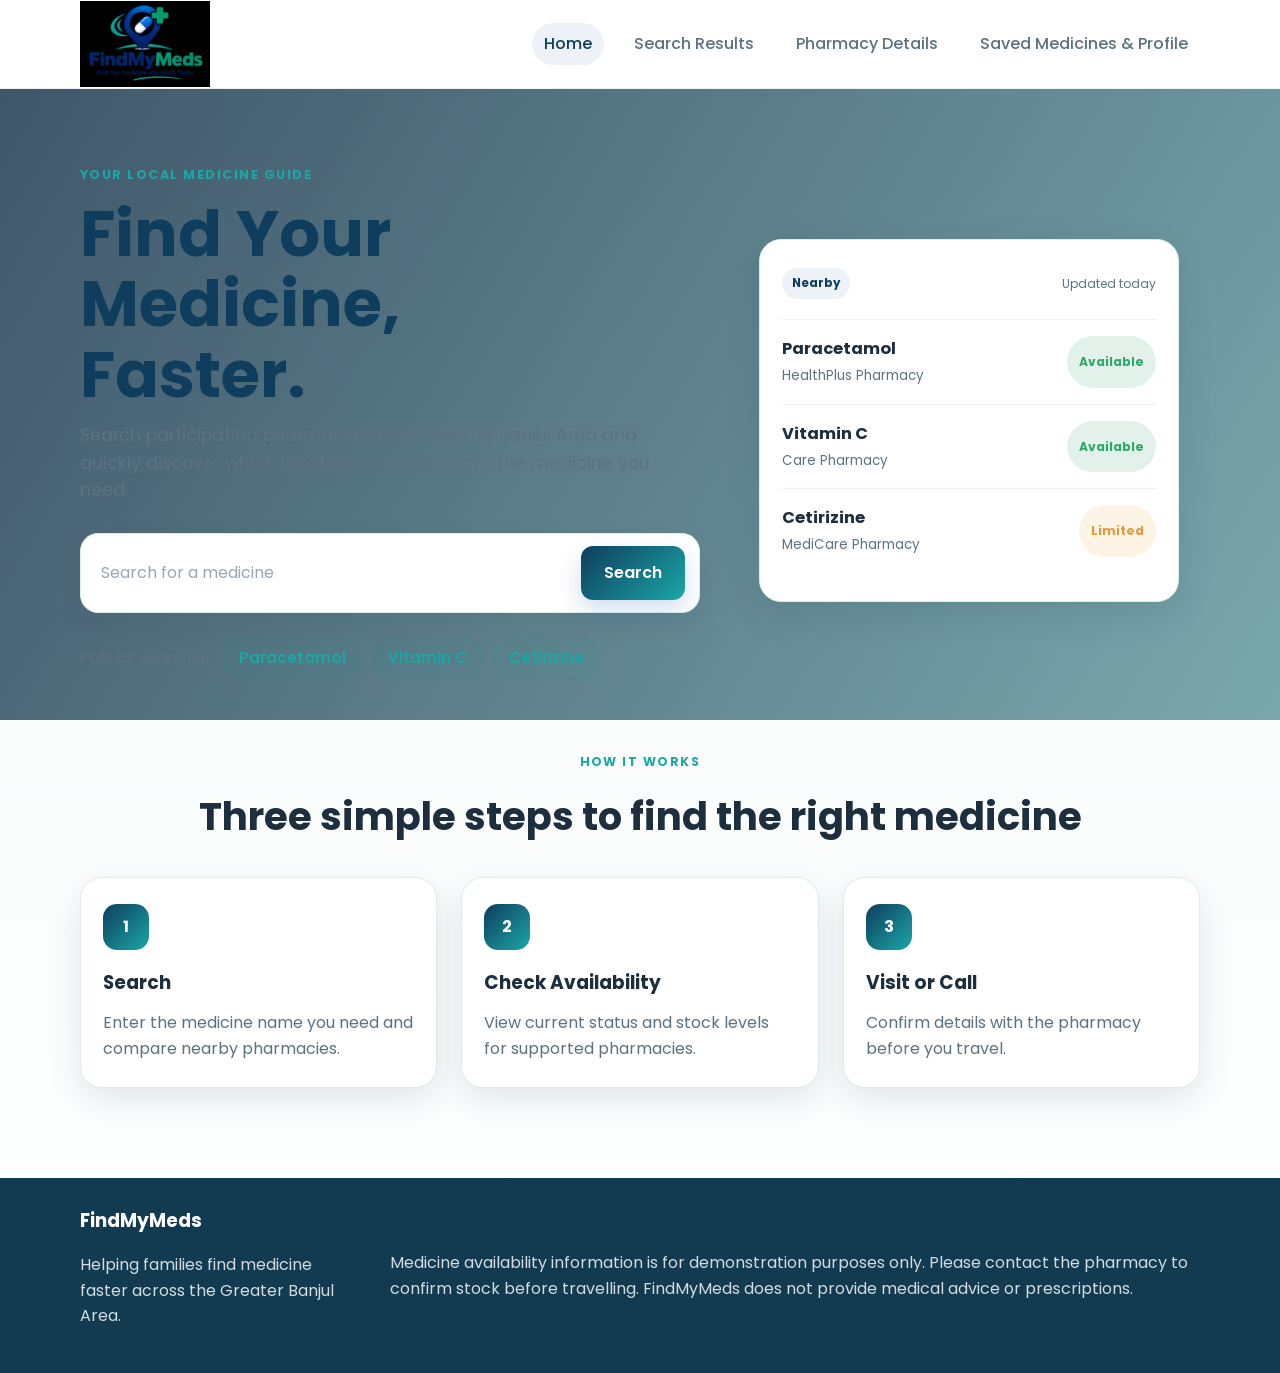
<file: index.html>
<!doctype html>
<html lang="en">

<head>
    <meta charset="UTF-8" />
    <meta name="viewport" content="width=device-width, initial-scale=1.0" />
    <title>FindMyMeds | Home</title>
    <meta name="description" content="FindMyMeds helps you locate medicine availability at participating pharmacies in the Greater Banjul Area." />
    <link rel="preconnect" href="https://fonts.googleapis.com" />
    <link rel="preconnect" href="https://fonts.gstatic.com" crossorigin />
    <link href="https://fonts.googleapis.com/css2?family=Poppins:wght@400;500;600;700;800&display=swap" rel="stylesheet" />
    <link rel="stylesheet" href="style.css" />
</head>

<body data-page="home">
    <header class="site-header">
        <div class="container nav-wrap">
            <a href="index.html" class="brand" aria-label="FindMyMeds home page">
                <img class="brand-mark" src="assets/findmymeds-logo.jpeg" alt="FindMyMeds - Find the medicine you need faster" />
            </a>

            <nav class="main-nav" aria-label="Main navigation">
                <a href="index.html" class="active">Home</a>
                <a href="search-results.html">Search Results</a>
                <a href="pharmacy-details.html">Pharmacy Details</a>
                <a href="saved-profile.html">Saved Medicines &amp; Profile</a>
            </nav>
        </div>
    </header>

    <main>
        <section class="hero">
            <div class="container hero-grid">
                <div class="hero-copy">
                    <p class="eyebrow">Your local medicine guide</p>
                    <h1>Find Your Medicine, Faster.</h1>
                    <p class="lead">
                        Search participating pharmacies in the Greater Banjul Area and quickly discover which locations currently have the medicine you need.
                    </p>

                    <form id="medicine-search-form" class="search-form">
                        <label class="sr-only" for="medicine-search-input">Medicine name</label
              >
              <input
                id="medicine-search-input"
                type="text"
                name="medicine"
                placeholder="Search for a medicine"
                aria-label="Search medicine"
              />
              <button type="submit" class="primary-btn">Search</button>
            </form>

            <div class="popular-searches">
              <span>Popular searches:</span>
              <button
                type="button"
                class="popular-pill"
                data-medicine="Paracetamol"
              >
                Paracetamol
              </button>
              <button
                type="button"
                class="popular-pill"
                data-medicine="Vitamin C"
              >
                Vitamin C
              </button>
              <button
                type="button"
                class="popular-pill"
                data-medicine="Cetirizine"
              >
                Cetirizine
              </button>
            </div>
          </div>

          <div class="hero-visual">
            <div class="status-card card">
              <div class="card-header">
                <span class="mini-badge">Nearby</span>
                <span class="mini-text">Updated today</span>
              </div>
              <div class="availability-row">
                <div>
                  <strong>Paracetamol</strong>
                  <small>HealthPlus Pharmacy</small>
                </div>
                <span class="status-pill available">Available</span>
              </div>
              <div class="availability-row">
                <div>
                  <strong>Vitamin C</strong>
                  <small>Care Pharmacy</small>
                </div>
                <span class="status-pill available">Available</span>
              </div>
              <div class="availability-row">
                <div>
                  <strong>Cetirizine</strong>
                  <small>MediCare Pharmacy</small>
                </div>
                <span class="status-pill limited">Limited</span>
              </div>
            </div>
          </div>
        </div>
      </section>

      <section class="how-it-works">
        <div class="container">
          <div class="section-heading">
            <p class="eyebrow">How It Works</p>
            <h2>Three simple steps to find the right medicine</h2>
          </div>

          <div class="steps-grid">
            <article class="step-card card">
              <div class="step-icon">1</div>
              <h3>Search</h3>
              <p>
                Enter the medicine name you need and compare nearby pharmacies.
              </p>
            </article>

            <article class="step-card card">
              <div class="step-icon">2</div>
              <h3>Check Availability</h3>
              <p>
                View current status and stock levels for supported pharmacies.
              </p>
            </article>

            <article class="step-card card">
              <div class="step-icon">3</div>
              <h3>Visit or Call</h3>
              <p>Confirm details with the pharmacy before you travel.</p>
            </article>
          </div>
        </div>
      </section>
    </main>

    <footer class="site-footer">
      <div class="container footer-content">
        <div>
          <h3>FindMyMeds</h3>
          <p>
            Helping families find medicine faster across the Greater Banjul
            Area.
          </p>
        </div>
        <div>
          <p>
            Medicine availability information is for demonstration purposes
            only. Please contact the pharmacy to confirm stock before
            travelling. FindMyMeds does not provide medical advice or
            prescriptions.
          </p>
        </div>
      </div>
    </footer>

    <script src="script.js"></script>
  </body>
</html>
</file>
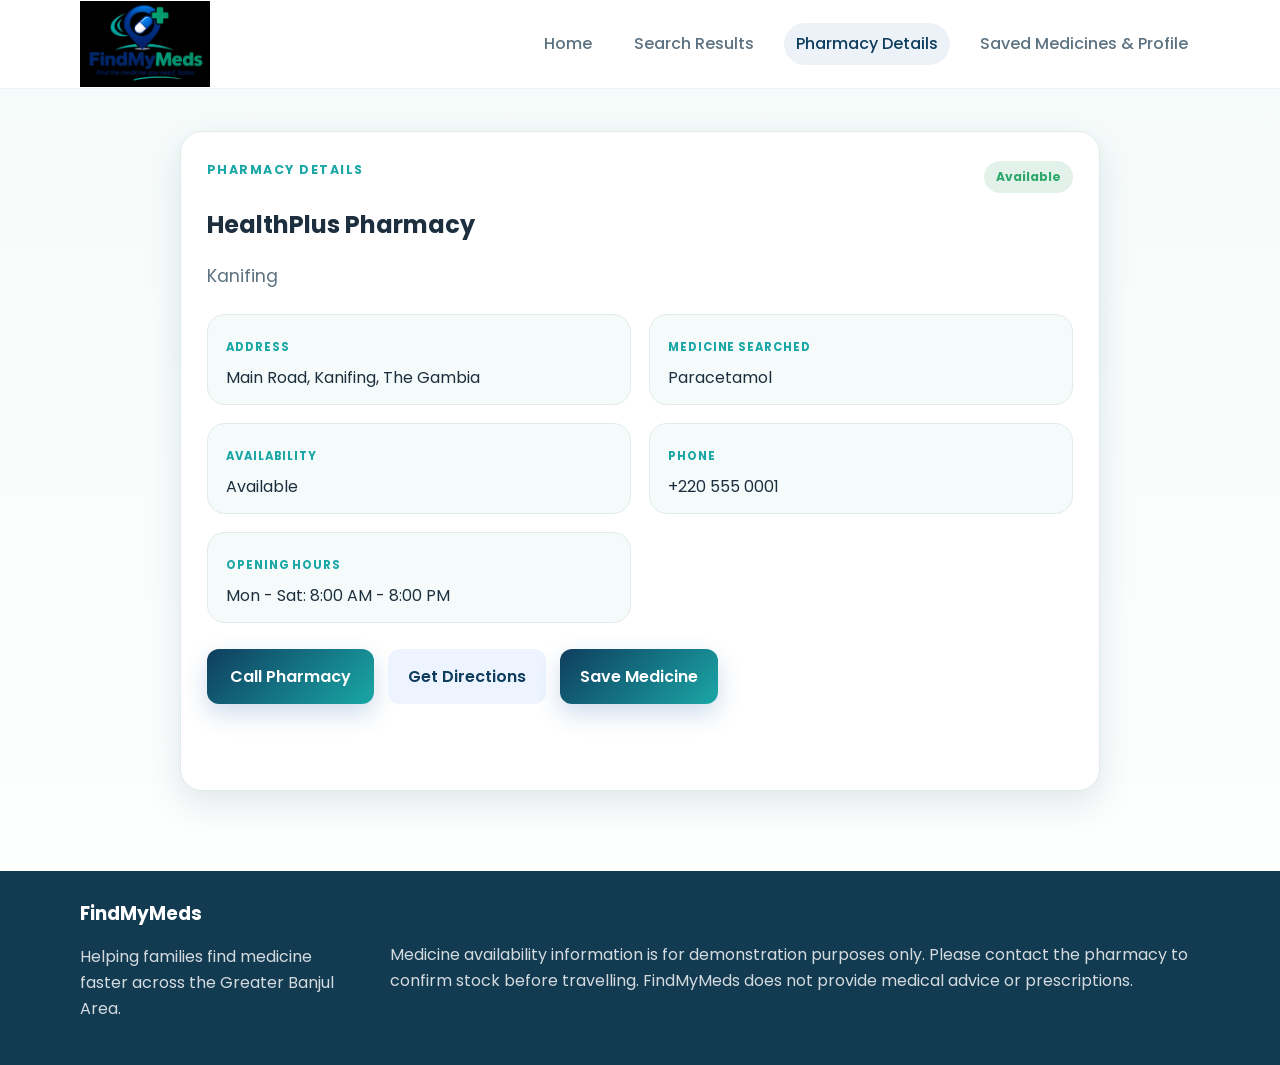
<file: pharmacy-details.html>
<!doctype html>
<html lang="en">

<head>
    <meta charset="UTF-8" />
    <meta name="viewport" content="width=device-width, initial-scale=1.0" />
    <title>FindMyMeds | Pharmacy Details</title>
    <meta name="description" content="Detailed pharmacy profile and medicine availability information." />
    <link rel="preconnect" href="https://fonts.googleapis.com" />
    <link rel="preconnect" href="https://fonts.gstatic.com" crossorigin />
    <link href="https://fonts.googleapis.com/css2?family=Poppins:wght@400;500;600;700;800&display=swap" rel="stylesheet" />
    <link rel="stylesheet" href="style.css" />
</head>

<body data-page="pharmacy-details">
    <header class="site-header">
        <div class="container nav-wrap">
            <a href="index.html" class="brand" aria-label="FindMyMeds home page">
                <img class="brand-mark" src="assets/findmymeds-logo.jpeg" alt="FindMyMeds - Find the medicine you need faster" />
            </a>

            <nav class="main-nav" aria-label="Main navigation">
                <a href="index.html">Home</a>
                <a href="search-results.html">Search Results</a>
                <a href="pharmacy-details.html" class="active">Pharmacy Details</a>
                <a href="saved-profile.html">Saved Medicines &amp; Profile</a>
            </nav>
        </div>
    </header>

    <main class="page-shell detail-page-shell">
        <div class="container detail-layout">
            <section class="detail-card card">
                <div class="section-topline">
                    <span class="eyebrow">Pharmacy Details</span>
                    <span id="detail-status" class="status-badge">Available</span>
                </div>

                <h1 id="detail-name">HealthPlus Pharmacy</h1>
                <p id="detail-location" class="detail-location">Kanifing</p>

                <div class="detail-grid">
                    <div class="meta-block">
                        <span class="meta-label">Address</span>
                        <p id="detail-address">Main Road, Kanifing, The Gambia</p>
                    </div>
                    <div class="meta-block">
                        <span class="meta-label">Medicine Searched</span>
                        <p id="detail-medicine">Paracetamol</p>
                    </div>
                    <div class="meta-block">
                        <span class="meta-label">Availability</span>
                        <p id="detail-availability">Available</p>
                    </div>
                    <div class="meta-block">
                        <span class="meta-label">Phone</span>
                        <p id="detail-phone">+220 555 1234</p>
                    </div>
                    <div class="meta-block">
                        <span class="meta-label">Opening Hours</span>
                        <p id="detail-hours">Mon - Sat: 8:00 AM - 8:00 PM</p>
                    </div>
                </div>

                <div class="detail-actions">
                    <button id="call-button" class="primary-btn" type="button">
              Call Pharmacy
            </button>
                    <button id="directions-button" class="secondary-btn" type="button">
              Get Directions
            </button>
                    <button id="save-medicine-button" class="success-btn" type="button">
              Save Medicine
            </button>
                </div>

                <p id="feedback-message" class="feedback-message" aria-live="polite"></p>
            </section>
        </div>
    </main>

    <footer class="site-footer">
        <div class="container footer-content">
            <div>
                <h3>FindMyMeds</h3>
                <p>
                    Helping families find medicine faster across the Greater Banjul Area.
                </p>
            </div>
            <div>
                <p>
                    Medicine availability information is for demonstration purposes only. Please contact the pharmacy to confirm stock before travelling. FindMyMeds does not provide medical advice or prescriptions.
                </p>
            </div>
        </div>
    </footer>

    <script src="script.js"></script>
</body>

</html>
</file>
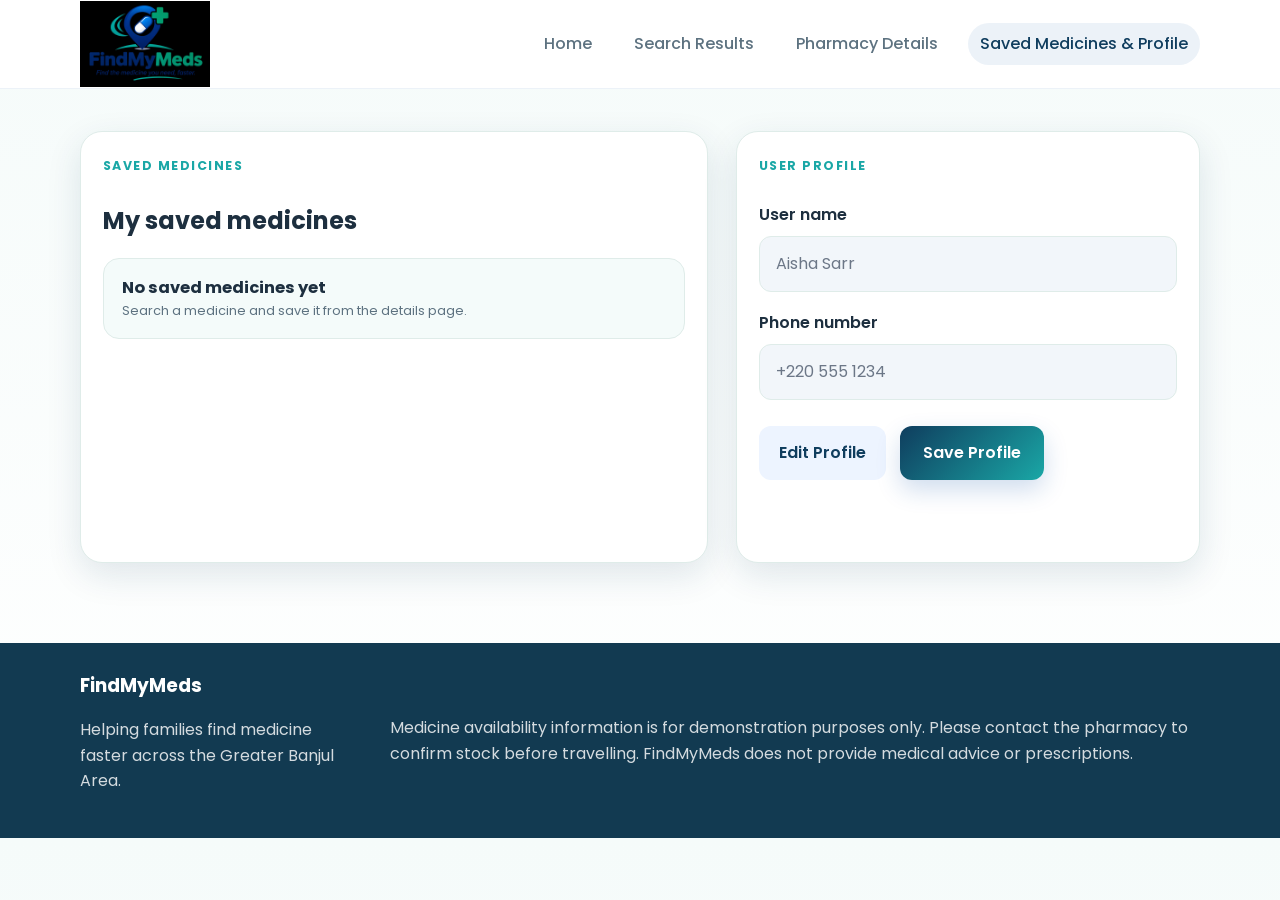
<file: saved-profile.html>
<!doctype html>
<html lang="en">

<head>
    <meta charset="UTF-8" />
    <meta name="viewport" content="width=device-width, initial-scale=1.0" />
    <title>FindMyMeds | Saved Medicines & Profile</title>
    <meta name="description" content="View saved medicines and update your personal profile details." />
    <link rel="preconnect" href="https://fonts.googleapis.com" />
    <link rel="preconnect" href="https://fonts.gstatic.com" crossorigin />
    <link href="https://fonts.googleapis.com/css2?family=Poppins:wght@400;500;600;700;800&display=swap" rel="stylesheet" />
    <link rel="stylesheet" href="style.css" />
</head>

<body data-page="saved-profile">
    <header class="site-header">
        <div class="container nav-wrap">
            <a href="index.html" class="brand" aria-label="FindMyMeds home page">
                <img class="brand-mark" src="assets/findmymeds-logo.jpeg" alt="FindMyMeds - Find the medicine you need faster" />
            </a>

            <nav class="main-nav" aria-label="Main navigation">
                <a href="index.html">Home</a>
                <a href="search-results.html">Search Results</a>
                <a href="pharmacy-details.html">Pharmacy Details</a>
                <a href="saved-profile.html" class="active">Saved Medicines &amp; Profile</a
          >
        </nav>
      </div>
    </header>

    <main class="page-shell">
      <div class="container profile-layout">
        <section class="saved-panel card">
          <div class="section-topline">
            <span class="eyebrow">Saved Medicines</span>
          </div>
          <h1>My saved medicines</h1>
          <div
            id="saved-medicine-list"
            class="saved-list"
            aria-live="polite"
          ></div>
        </section>

        <aside class="profile-card card">
          <div class="section-topline">
            <span class="eyebrow">User Profile</span>
          </div>

          <form id="profile-form">
            <div class="field-group">
              <label for="user-name">User name</label>
              <input
                id="user-name"
                type="text"
                placeholder="Enter your name"
                disabled
              />
            </div>

            <div class="field-group">
              <label for="user-phone">Phone number</label>
              <input
                id="user-phone"
                type="tel"
                placeholder="Enter your phone number"
                disabled
              />
            </div>

            <div class="profile-actions">
              <button id="edit-profile-btn" type="button" class="secondary-btn">
                Edit Profile
              </button>
              <button id="save-profile-btn" type="submit" class="primary-btn">
                Save Profile
              </button>
            </div>
          </form>

          <p
            id="profile-feedback"
            class="feedback-message"
            aria-live="polite"
          ></p>
        </aside>
      </div>
    </main>

    <footer class="site-footer">
      <div class="container footer-content">
        <div>
          <h3>FindMyMeds</h3>
          <p>
            Helping families find medicine faster across the Greater Banjul
            Area.
          </p>
        </div>
        <div>
          <p>
            Medicine availability information is for demonstration purposes
            only. Please contact the pharmacy to confirm stock before
            travelling. FindMyMeds does not provide medical advice or
            prescriptions.
          </p>
        </div>
      </div>
    </footer>

    <script src="script.js"></script>
  </body>
</html>
</file>
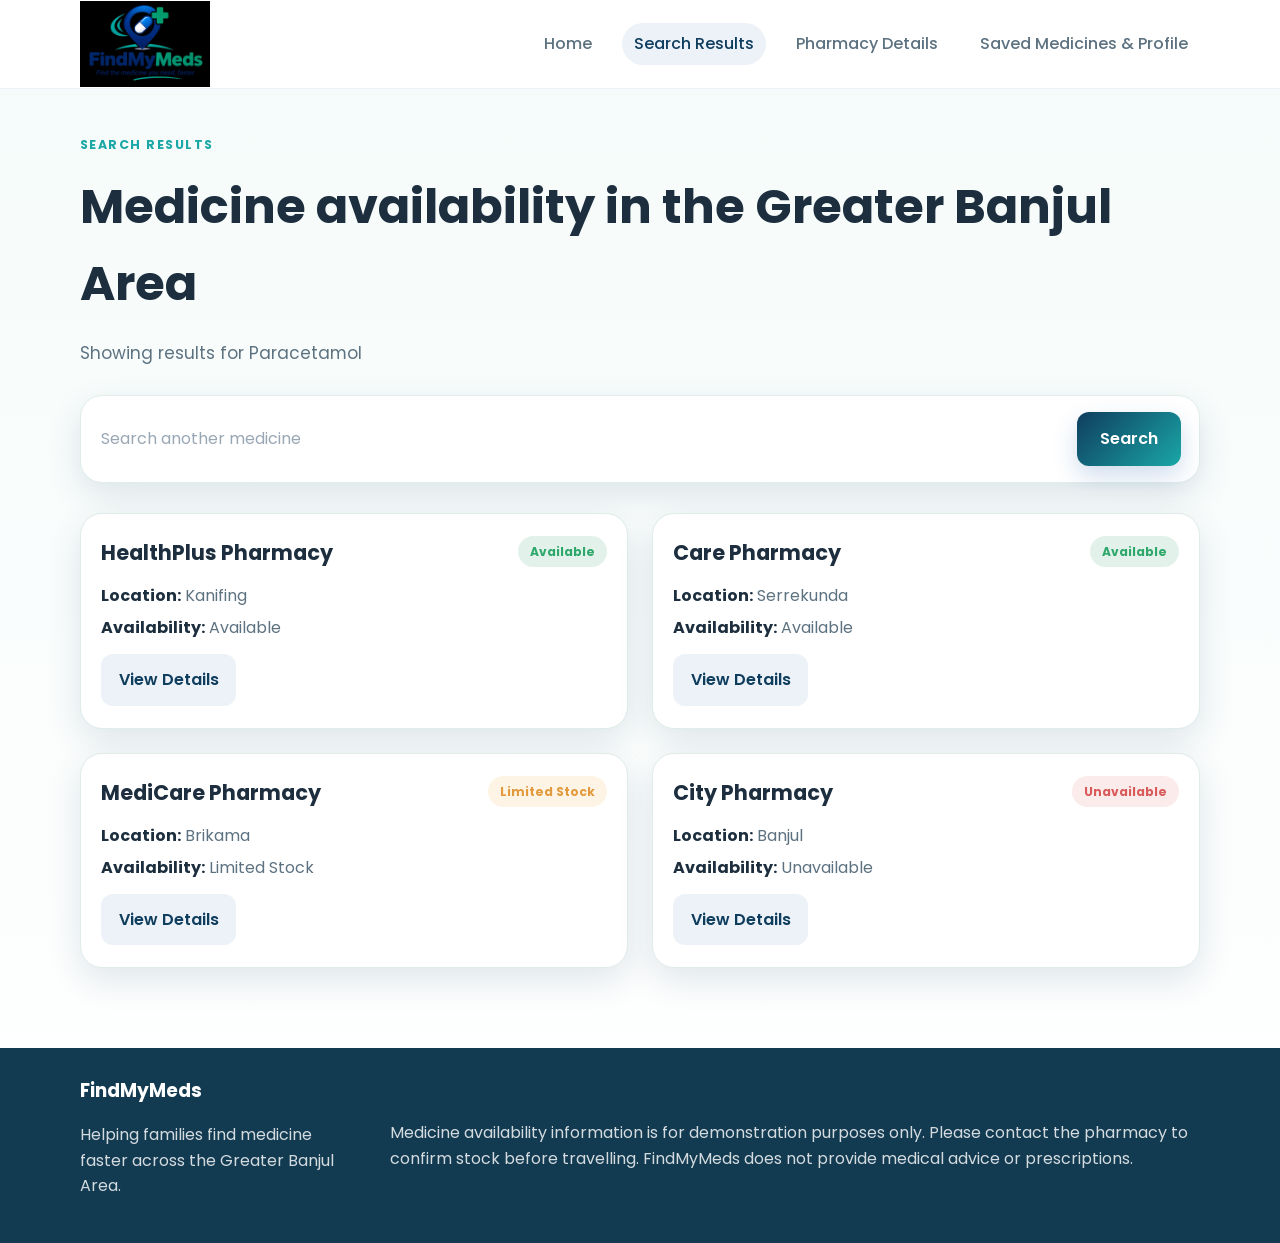
<file: search-results.html>
<!doctype html>
<html lang="en">

<head>
    <meta charset="UTF-8" />
    <meta name="viewport" content="width=device-width, initial-scale=1.0" />
    <title>FindMyMeds | Search Results</title>
    <meta name="description" content="Search results for medicine availability in the Greater Banjul Area." />
    <link rel="preconnect" href="https://fonts.googleapis.com" />
    <link rel="preconnect" href="https://fonts.gstatic.com" crossorigin />
    <link href="https://fonts.googleapis.com/css2?family=Poppins:wght@400;500;600;700;800&display=swap" rel="stylesheet" />
    <link rel="stylesheet" href="style.css" />
</head>

<body data-page="search-results">
    <header class="site-header">
        <div class="container nav-wrap">
            <a href="index.html" class="brand" aria-label="FindMyMeds home page">
                <img class="brand-mark" src="assets/findmymeds-logo.jpeg" alt="FindMyMeds - Find the medicine you need faster" />
            </a>

            <nav class="main-nav" aria-label="Main navigation">
                <a href="index.html">Home</a>
                <a href="search-results.html" class="active">Search Results</a>
                <a href="pharmacy-details.html">Pharmacy Details</a>
                <a href="saved-profile.html">Saved Medicines &amp; Profile</a>
            </nav>
        </div>
    </header>

    <main class="page-shell">
        <div class="container">
            <section class="page-intro">
                <p class="eyebrow">Search Results</p>
                <h1>Medicine availability in the Greater Banjul Area</h1>
                <p class="result-summary">
                    Showing results for <span id="search-term">Paracetamol</span>
                </p>
            </section>

            <section class="toolbar card">
                <form id="mini-search-form" class="mini-search-form">
                    <label class="sr-only" for="mini-search-input">Search medicine</label
            >
            <input
              id="mini-search-input"
              type="text"
              placeholder="Search another medicine"
              aria-label="Search another medicine"
            />
            <button type="submit" class="primary-btn">Search</button>
          </form>
        </section>

        <section
          id="results-list"
          class="results-grid"
          aria-live="polite"
        ></section>
      </div>
    </main>

    <footer class="site-footer">
      <div class="container footer-content">
        <div>
          <h3>FindMyMeds</h3>
          <p>
            Helping families find medicine faster across the Greater Banjul
            Area.
          </p>
        </div>
        <div>
          <p>
            Medicine availability information is for demonstration purposes
            only. Please contact the pharmacy to confirm stock before
            travelling. FindMyMeds does not provide medical advice or
            prescriptions.
          </p>
        </div>
      </div>
    </footer>

    <script src="script.js"></script>
  </body>
</html>
</file>
<file: style.css>
:root {
    --deep-blue: #0f3d5e;
    --teal: #1aa7a6;
    --green: #2ea86a;
    --white: #ffffff;
    --soft-white: #f4fbfa;
    --text: #1d2f3f;
    --muted: #5d7280;
    --border: #dfece9;
    --light-blue: #ebf9f7;
    --warning: #e39a3d;
    --danger: #d85a5a;
    --shadow: 0 12px 35px rgba(15, 61, 94, 0.12);
}

* {
    box-sizing: border-box;
}

html {
    scroll-behavior: smooth;
}

body {
    margin: 0;
    font-family: "Poppins", sans-serif;
    background: linear-gradient(180deg, #f5fbfa 0%, #ffffff 100%);
    color: var(--text);
    line-height: 1.6;
}

a {
    text-decoration: none;
    color: inherit;
}

button,
input {
    font: inherit;
}

img,
svg {
    max-width: 100%;
    display: block;
}

.container {
    width: min(1120px, calc(100% - 32px));
    margin: 0 auto;
}

.site-header {
    background: rgba(255, 255, 255, 0.96);
    border-bottom: 1px solid rgba(21, 86, 168, 0.08);
    position: sticky;
    top: 0;
    z-index: 10;
    backdrop-filter: blur(12px);
}

.nav-wrap {
    display: flex;
    justify-content: space-between;
    align-items: center;
    min-height: 78px;
    gap: 20px;
}

.brand {
    display: inline-flex;
    align-items: center;
    min-width: 130px;
}

.brand-mark {
    display: block;
    width: 130px;
    height: 88px;
    object-fit: contain;
    object-position: center;
}

.brand-text {
    display: flex;
    flex-direction: column;
    line-height: 1.2;
}

.brand-text strong {
    font-size: 1.15rem;
    color: var(--deep-blue);
}

.brand-text small {
    color: var(--muted);
    font-size: 0.7rem;
}

.main-nav {
    display: flex;
    align-items: center;
    gap: 18px;
    flex-wrap: wrap;
}

.main-nav a {
    color: var(--muted);
    font-weight: 500;
    padding: 8px 12px;
    border-radius: 999px;
    transition: 0.2s ease;
}

.main-nav a:hover,
.main-nav a.active {
    background: rgba(21, 86, 168, 0.08);
    color: var(--deep-blue);
}

.hero {
    position: relative;
    padding: 72px 0 40px;
    background: linear-gradient(120deg, rgba(12, 40, 65, 0.78), rgba(18, 98, 106, 0.55)), url("https://images.unsplash.com/photo-1584515933487-779824d29309?auto=format&fit=crop&w=1600&q=80") center/cover no-repeat;
}

.hero-grid {
    position: relative;
    z-index: 1;
    display: grid;
    grid-template-columns: 1.15fr 0.85fr;
    align-items: center;
    gap: 32px;
}

.eyebrow {
    display: inline-block;
    margin: 0 0 14px;
    font-size: 0.78rem;
    font-weight: 700;
    letter-spacing: 0.12em;
    text-transform: uppercase;
    color: var(--teal);
}

h1,
h2,
h3 {
    margin: 0 0 12px;
    color: var(--text);
}

.hero h1 {
    font-size: clamp(2.3rem, 5vw, 4rem);
    line-height: 1.1;
    max-width: 550px;
    color: #0f3d5e;
}

.lead {
    margin: 0 0 28px;
    max-width: 620px;
    font-size: 1.08rem;
    color: var(--muted);
}

.search-form {
    display: flex;
    align-items: center;
    gap: 14px;
    max-width: 620px;
    background: var(--white);
    border: 1px solid var(--border);
    border-radius: 18px;
    box-shadow: 0 10px 30px rgba(17, 30, 55, 0.05);
    padding: 12px 14px 12px 18px;
}

.search-form input,
.mini-search-form input,
.field-group input {
    width: 100%;
    border: none;
    outline: none;
    background: transparent;
    color: var(--text);
    font-size: 1rem;
}

.search-form input::placeholder,
.mini-search-form input::placeholder,
.field-group input::placeholder {
    color: #99a7b5;
}

.primary-btn,
.secondary-btn,
.success-btn,
.view-details-btn,
.remove-item-btn {
    border: none;
    border-radius: 12px;
    cursor: pointer;
    font-weight: 600;
    transition: transform 0.2s ease, box-shadow 0.2s ease;
}

.primary-btn,
.success-btn {
    background: linear-gradient(135deg, var(--deep-blue), var(--teal));
    color: var(--white);
    box-shadow: 0 10px 25px rgba(21, 86, 168, 0.2);
}

.primary-btn {
    padding: 0.9rem 1.45rem;
}

.secondary-btn {
    background: #edf4ff;
    color: var(--deep-blue);
    padding: 0.9rem 1.25rem;
}

.success-btn {
    padding: 0.9rem 1.25rem;
}

.primary-btn:hover,
.secondary-btn:hover,
.success-btn:hover,
.view-details-btn:hover,
.remove-item-btn:hover {
    transform: translateY(-1px);
}

.popular-searches {
    display: flex;
    align-items: center;
    flex-wrap: wrap;
    gap: 12px;
    margin-top: 24px;
    color: var(--muted);
    font-size: 0.95rem;
}

.popular-pill {
    border: 1px solid rgba(19, 155, 136, 0.2);
    background: rgba(19, 155, 136, 0.06);
    color: var(--teal);
    padding: 8px 14px;
    border-radius: 999px;
    cursor: pointer;
    font-weight: 600;
}

.hero-visual {
    display: flex;
    justify-content: center;
}

.card {
    background: var(--white);
    border: 1px solid var(--border);
    border-radius: 22px;
    box-shadow: var(--shadow);
}

.status-card {
    width: min(100%, 420px);
    padding: 28px 22px;
}

.card-header {
    display: flex;
    align-items: center;
    justify-content: space-between;
    margin-bottom: 20px;
}

.mini-badge {
    display: inline-flex;
    align-items: center;
    background: rgba(21, 86, 168, 0.08);
    color: var(--deep-blue);
    font-size: 0.74rem;
    font-weight: 700;
    border-radius: 999px;
    padding: 6px 10px;
}

.mini-text {
    color: var(--muted);
    font-size: 0.75rem;
}

.availability-row {
    display: flex;
    justify-content: space-between;
    gap: 12px;
    padding: 16px 0;
    border-top: 1px solid rgba(21, 86, 168, 0.08);
}

.availability-row:first-of-type {
    border-top: none;
}

.availability-row strong {
    display: block;
    font-size: 1.02rem;
}

.availability-row small {
    color: var(--muted);
}

.status-pill,
.status-badge {
    display: inline-flex;
    align-items: center;
    justify-content: center;
    border-radius: 999px;
    padding: 6px 12px;
    font-size: 0.76rem;
    font-weight: 700;
    white-space: nowrap;
}

.status-pill.available,
.status-badge.available {
    background: rgba(21, 150, 94, 0.12);
    color: var(--green);
}

.status-pill.limited,
.status-badge.limited {
    background: rgba(244, 166, 42, 0.12);
    color: var(--warning);
}

.status-pill.unavailable,
.status-badge.unavailable {
    background: rgba(212, 71, 71, 0.11);
    color: var(--danger);
}

.how-it-works {
    padding: 28px 0 90px;
}

.section-heading {
    text-align: center;
    margin-bottom: 30px;
}

.section-heading h2 {
    font-size: clamp(1.8rem, 3vw, 2.6rem);
}

.steps-grid,
.results-grid {
    display: grid;
    grid-template-columns: repeat(3, minmax(0, 1fr));
    gap: 24px;
}

.step-card {
    padding: 26px 22px;
}

.step-icon {
    width: 46px;
    height: 46px;
    border-radius: 14px;
    display: flex;
    align-items: center;
    justify-content: center;
    color: var(--white);
    font-weight: 700;
    margin-bottom: 18px;
    background: linear-gradient(135deg, var(--deep-blue), var(--teal));
}

.step-card p {
    margin: 0;
    color: var(--muted);
}

.page-shell {
    padding: 42px 0 80px;
}

.page-intro {
    margin-bottom: 28px;
}

.page-intro h1 {
    font-size: clamp(2rem, 4vw, 3rem);
    margin-bottom: 8px;
}

.result-summary {
    color: var(--muted);
    font-size: 1.06rem;
}

.toolbar {
    padding: 16px 18px;
    margin-bottom: 30px;
}

.mini-search-form {
    display: flex;
    align-items: center;
    gap: 12px;
}

.results-grid {
    grid-template-columns: repeat(2, minmax(0, 1fr));
}

.result-card {
    background: var(--white);
    border: 1px solid var(--border);
    border-radius: 22px;
    padding: 22px 20px;
    box-shadow: var(--shadow);
    display: flex;
    flex-direction: column;
    gap: 14px;
}

.result-header {
    display: flex;
    justify-content: space-between;
    align-items: flex-start;
    gap: 12px;
}

.result-header h3 {
    margin: 0;
    font-size: 1.3rem;
}

.result-meta {
    display: flex;
    flex-direction: column;
    gap: 6px;
    color: var(--muted);
}

.result-meta strong {
    color: var(--text);
}

.result-card .view-details-btn {
    align-self: flex-start;
    padding: 0.8rem 1.1rem;
    background: rgba(21, 86, 168, 0.08);
    color: var(--deep-blue);
    font-weight: 600;
}

.detail-page-shell {
    min-height: calc(100vh - 200px);
}

.detail-card {
    max-width: 920px;
    padding: 28px 26px;
    margin: 0 auto;
}

.section-topline {
    display: flex;
    justify-content: space-between;
    align-items: center;
    gap: 16px;
    margin-bottom: 12px;
}

.detail-location {
    color: var(--muted);
    font-size: 1.1rem;
    margin-bottom: 24px;
}

.detail-grid {
    display: grid;
    grid-template-columns: repeat(2, minmax(0, 1fr));
    gap: 18px;
    margin-top: 16px;
}

.meta-block {
    background: var(--soft-white);
    border: 1px solid var(--border);
    border-radius: 18px;
    padding: 18px 18px 14px;
}

.meta-label {
    display: inline-block;
    font-size: 0.72rem;
    text-transform: uppercase;
    letter-spacing: 0.08em;
    font-weight: 700;
    color: var(--teal);
    margin-bottom: 8px;
}

.meta-block p {
    margin: 0;
    color: var(--text);
}

.detail-actions,
.profile-actions {
    display: flex;
    flex-wrap: wrap;
    gap: 14px;
    margin-top: 26px;
}

.feedback-message {
    min-height: 24px;
    margin-top: 18px;
    color: var(--deep-blue);
    font-weight: 500;
}

.profile-layout {
    display: grid;
    grid-template-columns: 1.15fr 0.85fr;
    gap: 28px;
}

.saved-panel,
.profile-card {
    padding: 24px 22px;
}

.saved-list {
    display: grid;
    gap: 14px;
    margin-top: 18px;
}

.saved-item {
    display: flex;
    align-items: center;
    justify-content: space-between;
    gap: 10px;
    border: 1px solid var(--border);
    border-radius: 16px;
    background: var(--soft-white);
    padding: 16px 18px;
}

.saved-item strong {
    font-size: 1.02rem;
}

.saved-meta {
    color: var(--muted);
    font-size: 0.8rem;
}

.remove-item-btn {
    background: rgba(212, 71, 71, 0.08);
    color: var(--danger);
    padding: 0.7rem 0.9rem;
}

.field-group {
    margin-bottom: 18px;
}

.field-group label {
    display: block;
    margin-bottom: 8px;
    font-weight: 600;
    color: var(--text);
}

.field-group input {
    background: var(--soft-white);
    border: 1px solid var(--border);
    border-radius: 12px;
    padding: 0.9rem 1rem;
}

.field-group input:disabled {
    background: #f2f6fa;
    color: #6c7787;
}

.site-footer {
    background: #123a51;
    color: rgba(255, 255, 255, 0.82);
    padding: 28px 0;
}

.footer-content {
    display: flex;
    justify-content: space-between;
    gap: 30px;
    align-items: center;
}

.footer-content h3 {
    color: var(--white);
    margin-bottom: 10px;
}

.sr-only {
    position: absolute;
    width: 1px;
    height: 1px;
    padding: 0;
    margin: -1px;
    overflow: hidden;
    clip: rect(0, 0, 0, 0);
    white-space: nowrap;
    border: 0;
}

@media (max-width: 900px) {
    .hero-grid,
    .profile-layout,
    .results-grid,
    .steps-grid {
        grid-template-columns: 1fr;
    }
    .main-nav {
        justify-content: center;
    }
    .nav-wrap {
        flex-direction: column;
        justify-content: center;
        padding: 12px 0 18px;
    }
    .brand {
        min-width: auto;
    }
}

@media (max-width: 640px) {
    .search-form,
    .mini-search-form,
    .detail-actions,
    .profile-actions,
    .footer-content {
        flex-direction: column;
        align-items: stretch;
    }
    .search-form {
        padding: 12px;
    }
    .primary-btn,
    .secondary-btn,
    .success-btn,
    .view-details-btn,
    .remove-item-btn {
        width: 100%;
    }
    .detail-grid {
        grid-template-columns: 1fr;
    }
    .hero {
        padding-top: 48px;
    }
}
</file>
